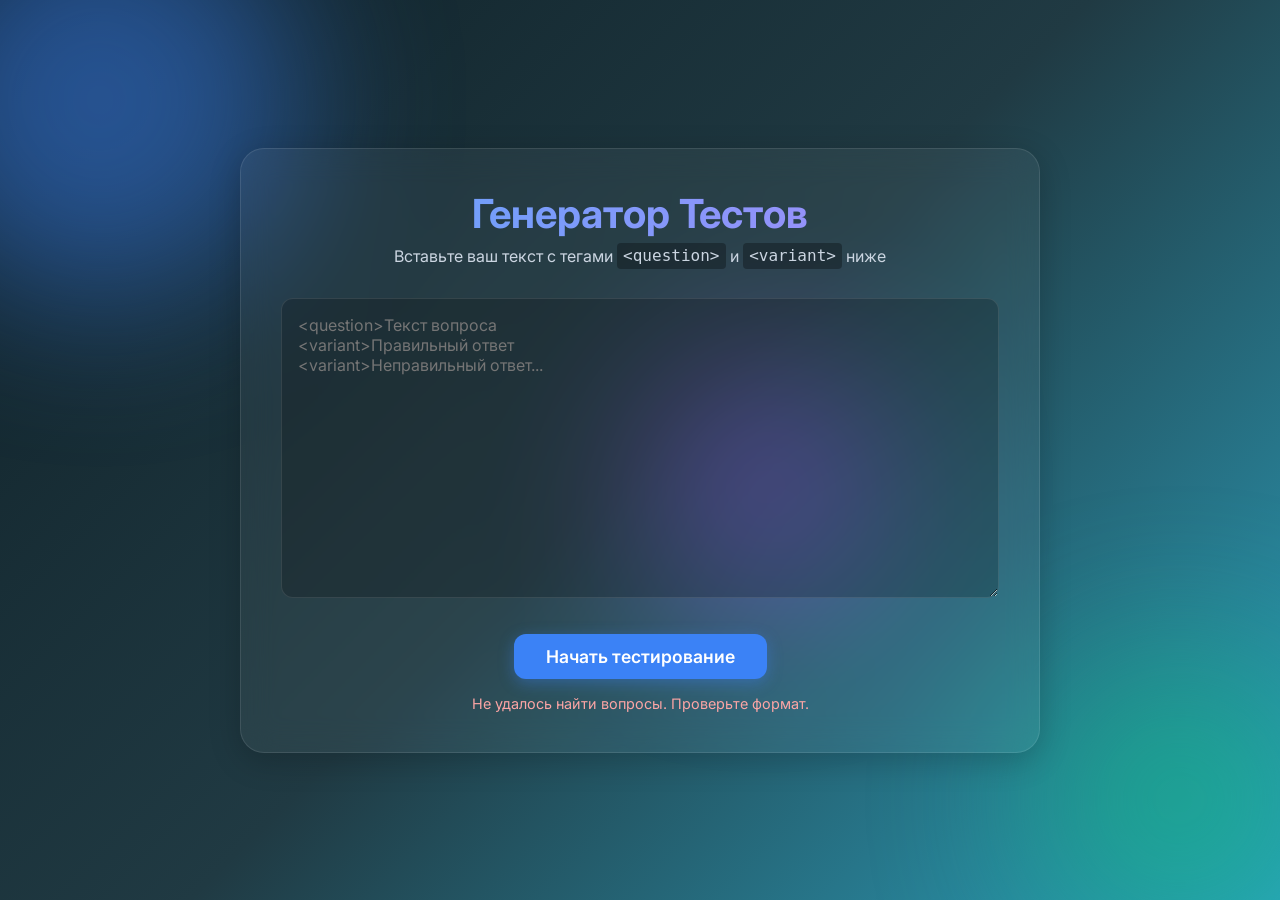
<file: csl/index.html>
<!DOCTYPE html>
<html lang="ru">
<head>
    <meta charset="UTF-8">
    <meta name="viewport" content="width=device-width, initial-scale=1.0">
    <title>Интерактивный Тест</title>
    <link rel="preconnect" href="https://fonts.googleapis.com">
    <link rel="preconnect" href="https://fonts.gstatic.com" crossorigin>
    <link href="https://fonts.googleapis.com/css2?family=Inter:wght@300;400;500;600;700&display=swap" rel="stylesheet">
    <link rel="stylesheet" href="style.css">
</head>
<body>
    <div class="background-shapes">
        <div class="shape shape-1"></div>
        <div class="shape shape-2"></div>
        <div class="shape shape-3"></div>
    </div>

    <div class="container">
        <!-- Экран загрузки вопросов -->
        <section id="setup-screen" class="glass-panel active">
            <div class="header">
                <h1>Генератор Тестов</h1>
                <p>Вставьте ваш текст с тегами <code>&lt;question&gt;</code> и <code>&lt;variant&gt;</code> ниже</p>
            </div>
            <div class="input-group">
                <textarea id="raw-test-input" placeholder="<question>Текст вопроса&#10;<variant>Правильный ответ&#10;<variant>Неправильный ответ..."></textarea>
            </div>
            <div class="actions">
                <button id="start-btn" class="btn primary-btn">Начать тестирование</button>
            </div>
            <div id="parse-error" class="error-msg hidden">Не удалось найти вопросы. Проверьте формат.</div>
        </section>

        <!-- Экран прохождения теста -->
        <section id="test-screen" class="glass-panel hidden">
            <div class="test-header">
                <div class="progress-container">
                    <span id="question-counter">Вопрос 1 / 10</span>
                    <div class="progress-bar">
                        <div id="progress-fill" class="progress-fill"></div>
                    </div>
                </div>
            </div>
            <div class="question-container">
                <h2 id="question-text">Текст вопроса будет здесь</h2>
                <div id="options-container" class="options-container">
                    <!-- Варианты ответов будут генерироваться здесь -->
                </div>
            </div>
            <div class="test-actions">
                <button id="next-btn" class="btn primary-btn" disabled>Следующий вопрос</button>
            </div>
        </section>

        <!-- Экран результатов -->
        <section id="results-screen" class="glass-panel hidden">
            <div class="header">
                <h1>Результаты</h1>
                <div class="score-circle">
                    <span id="final-score">0 / 0</span>
                </div>
                <p id="score-message">Отличный результат!</p>
            </div>
            
            <div class="review-section">
                <h3>Анализ ошибок:</h3>
                <div id="mistakes-container" class="mistakes-container">
                    <!-- Ошибки будут выводиться здесь -->
                </div>
            </div>

            <div class="actions">
                <button id="restart-btn" class="btn primary-btn">Пройти заново</button>
                <button id="new-test-btn" class="btn secondary-btn">Загрузить новый тест</button>
            </div>
        </section>
    </div>

    <script src="app.js"></script>
</body>
</html>
</file>
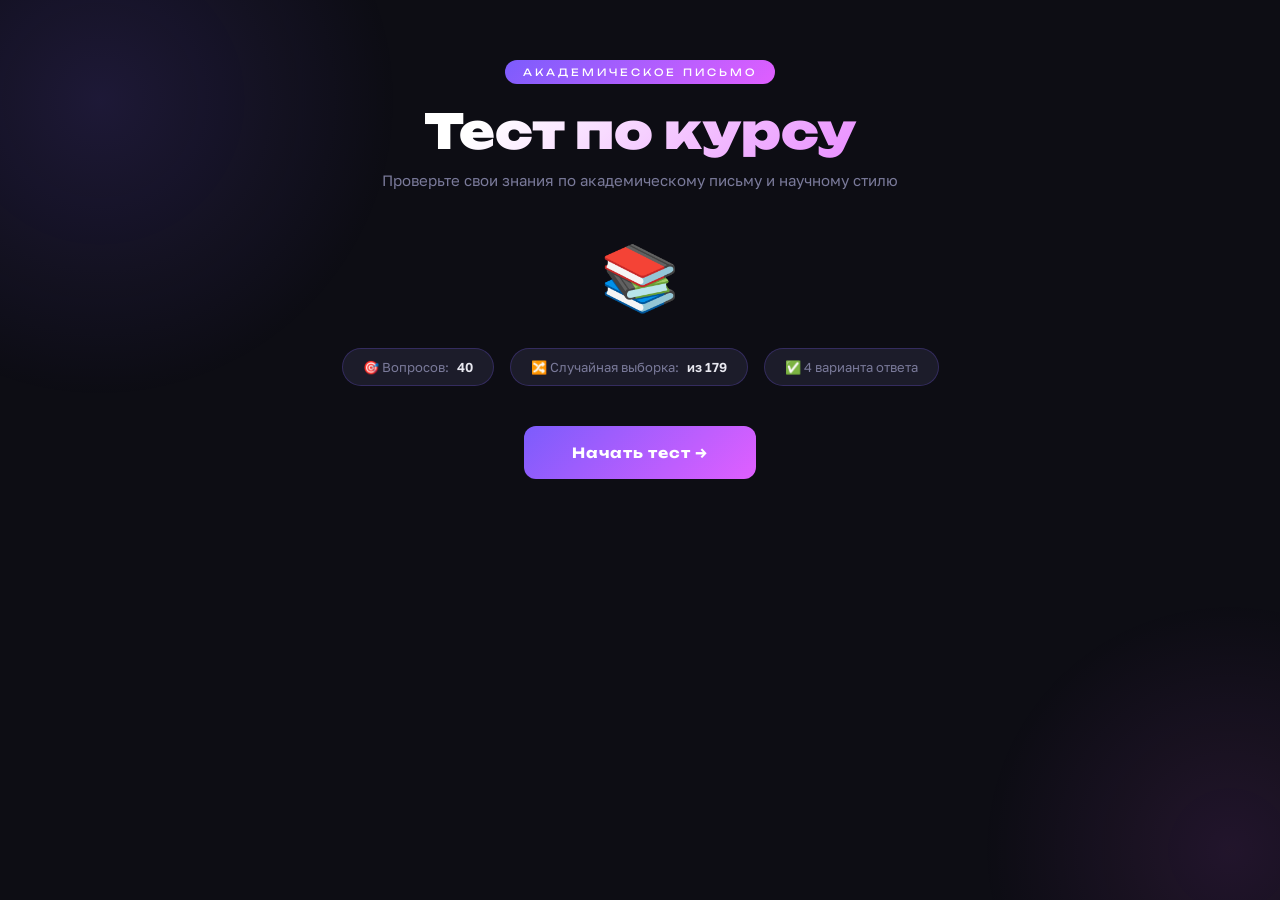
<file: quiz.html>
<!DOCTYPE html>
<html lang="ru">
<head>
<meta charset="UTF-8">
<meta name="viewport" content="width=device-width, initial-scale=1.0">
<title>Академическое письмо — Тест</title>
<style>
  @import url('https://fonts.googleapis.com/css2?family=Unbounded:wght@400;700;900&family=Golos+Text:wght@400;500;600&display=swap');

  :root {
    --bg: #0d0d14;
    --surface: #15151f;
    --card: #1c1c2a;
    --accent: #7c5cfc;
    --accent2: #e05fff;
    --gold: #f5c842;
    --text: #e8e8f0;
    --muted: #7a7a9a;
    --success: #3dd68c;
    --error: #ff5c5c;
    --border: rgba(124,92,252,0.25);
  }

  * { box-sizing: border-box; margin: 0; padding: 0; }

  body {
    background: var(--bg);
    color: var(--text);
    font-family: 'Golos Text', sans-serif;
    min-height: 100vh;
    overflow-x: hidden;
  }

  /* Background decoration */
  body::before {
    content: '';
    position: fixed;
    top: -200px; left: -200px;
    width: 600px; height: 600px;
    background: radial-gradient(circle, rgba(124,92,252,0.15) 0%, transparent 70%);
    pointer-events: none;
    z-index: 0;
  }
  body::after {
    content: '';
    position: fixed;
    bottom: -200px; right: -200px;
    width: 500px; height: 500px;
    background: radial-gradient(circle, rgba(224,95,255,0.1) 0%, transparent 70%);
    pointer-events: none;
    z-index: 0;
  }

  .wrapper {
    position: relative;
    z-index: 1;
    max-width: 820px;
    margin: 0 auto;
    padding: 40px 20px 80px;
  }

  /* Header */
  .header {
    text-align: center;
    margin-bottom: 48px;
  }
  .header-badge {
    display: inline-block;
    background: linear-gradient(135deg, var(--accent), var(--accent2));
    color: #fff;
    font-family: 'Unbounded', sans-serif;
    font-size: 10px;
    letter-spacing: 3px;
    text-transform: uppercase;
    padding: 6px 18px;
    border-radius: 20px;
    margin-bottom: 20px;
  }
  h1 {
    font-family: 'Unbounded', sans-serif;
    font-size: clamp(28px, 5vw, 48px);
    font-weight: 900;
    line-height: 1.15;
    background: linear-gradient(135deg, #fff 30%, var(--accent2));
    -webkit-background-clip: text;
    -webkit-text-fill-color: transparent;
    background-clip: text;
    margin-bottom: 12px;
  }
  .subtitle {
    color: var(--muted);
    font-size: 15px;
  }

  /* Progress */
  .progress-bar-wrap {
    background: var(--card);
    border-radius: 999px;
    height: 6px;
    margin-bottom: 36px;
    overflow: hidden;
    border: 1px solid var(--border);
  }
  .progress-bar-fill {
    height: 100%;
    background: linear-gradient(90deg, var(--accent), var(--accent2));
    border-radius: 999px;
    transition: width 0.5s cubic-bezier(.4,0,.2,1);
  }
  .progress-label {
    display: flex;
    justify-content: space-between;
    font-size: 12px;
    color: var(--muted);
    margin-bottom: 10px;
  }

  /* Question Card */
  .question-card {
    background: var(--card);
    border: 1px solid var(--border);
    border-radius: 20px;
    padding: 36px;
    margin-bottom: 24px;
    position: relative;
    overflow: hidden;
    animation: slideIn 0.4s ease;
  }
  .question-card::before {
    content: '';
    position: absolute;
    top: 0; left: 0; right: 0;
    height: 3px;
    background: linear-gradient(90deg, var(--accent), var(--accent2));
  }
  @keyframes slideIn {
    from { opacity: 0; transform: translateY(20px); }
    to   { opacity: 1; transform: translateY(0); }
  }

  .q-number {
    font-family: 'Unbounded', sans-serif;
    font-size: 11px;
    color: var(--accent);
    letter-spacing: 2px;
    text-transform: uppercase;
    margin-bottom: 14px;
  }
  .q-text {
    font-size: 17px;
    font-weight: 600;
    line-height: 1.6;
    color: var(--text);
    margin-bottom: 28px;
  }

  /* Options */
  .options {
    display: flex;
    flex-direction: column;
    gap: 12px;
  }
  .option {
    background: var(--surface);
    border: 1.5px solid rgba(255,255,255,0.07);
    border-radius: 14px;
    padding: 16px 20px;
    cursor: pointer;
    font-size: 15px;
    color: var(--text);
    transition: all 0.2s ease;
    display: flex;
    align-items: center;
    gap: 14px;
    position: relative;
    overflow: hidden;
  }
  .option:hover:not(.disabled) {
    border-color: var(--accent);
    background: rgba(124,92,252,0.1);
    transform: translateX(4px);
  }
  .option-letter {
    width: 32px; height: 32px;
    border-radius: 50%;
    background: rgba(255,255,255,0.06);
    border: 1.5px solid rgba(255,255,255,0.12);
    display: flex; align-items: center; justify-content: center;
    font-family: 'Unbounded', sans-serif;
    font-size: 11px;
    font-weight: 700;
    flex-shrink: 0;
    transition: all 0.2s;
  }
  .option.correct {
    border-color: var(--success);
    background: rgba(61,214,140,0.12);
  }
  .option.correct .option-letter {
    background: var(--success);
    border-color: var(--success);
    color: #000;
  }
  .option.wrong {
    border-color: var(--error);
    background: rgba(255,92,92,0.12);
  }
  .option.wrong .option-letter {
    background: var(--error);
    border-color: var(--error);
    color: #fff;
  }
  .option.disabled { cursor: not-allowed; }

  /* Feedback */
  .feedback {
    display: none;
    margin-top: 20px;
    padding: 14px 18px;
    border-radius: 12px;
    font-size: 14px;
    line-height: 1.5;
  }
  .feedback.show { display: block; animation: fadeIn 0.3s ease; }
  .feedback.correct-fb { background: rgba(61,214,140,0.12); border: 1px solid rgba(61,214,140,0.3); color: var(--success); }
  .feedback.wrong-fb   { background: rgba(255,92,92,0.12);  border: 1px solid rgba(255,92,92,0.3);  color: var(--error); }
  @keyframes fadeIn { from { opacity: 0; } to { opacity: 1; } }

  /* Nav buttons */
  .nav-row {
    display: flex;
    justify-content: space-between;
    align-items: center;
    gap: 16px;
    margin-top: 8px;
  }
  .btn {
    font-family: 'Unbounded', sans-serif;
    font-size: 12px;
    font-weight: 700;
    letter-spacing: 1px;
    padding: 14px 28px;
    border-radius: 12px;
    border: none;
    cursor: pointer;
    transition: all 0.2s ease;
  }
  .btn-primary {
    background: linear-gradient(135deg, var(--accent), var(--accent2));
    color: #fff;
  }
  .btn-primary:hover { opacity: 0.85; transform: translateY(-1px); }
  .btn-ghost {
    background: var(--card);
    color: var(--muted);
    border: 1.5px solid var(--border);
  }
  .btn-ghost:hover { border-color: var(--accent); color: var(--text); }
  .btn:disabled { opacity: 0.35; cursor: not-allowed; transform: none; }

  /* Score indicator */
  .score-chip {
    background: var(--surface);
    border: 1px solid var(--border);
    border-radius: 999px;
    padding: 8px 20px;
    font-family: 'Unbounded', sans-serif;
    font-size: 12px;
    color: var(--gold);
  }

  /* Result Screen */
  #result-screen {
    display: none;
    text-align: center;
    animation: slideIn 0.5s ease;
  }
  .result-ring {
    width: 160px; height: 160px;
    margin: 0 auto 32px;
    position: relative;
  }
  .result-ring svg { transform: rotate(-90deg); }
  .ring-bg { stroke: rgba(255,255,255,0.06); }
  .ring-fg {
    stroke-dasharray: 440;
    stroke-dashoffset: 440;
    stroke-linecap: round;
    transition: stroke-dashoffset 1.2s cubic-bezier(.4,0,.2,1);
  }
  .ring-label {
    position: absolute;
    top: 50%; left: 50%;
    transform: translate(-50%,-50%);
    text-align: center;
  }
  .ring-score {
    font-family: 'Unbounded', sans-serif;
    font-size: 36px;
    font-weight: 900;
    background: linear-gradient(135deg, var(--accent), var(--accent2));
    -webkit-background-clip: text;
    -webkit-text-fill-color: transparent;
    background-clip: text;
  }
  .ring-total { font-size: 13px; color: var(--muted); }
  .result-title {
    font-family: 'Unbounded', sans-serif;
    font-size: 24px;
    font-weight: 900;
    margin-bottom: 12px;
  }
  .result-msg { color: var(--muted); font-size: 15px; margin-bottom: 36px; line-height: 1.6; }
  .result-stats {
    display: flex;
    justify-content: center;
    gap: 20px;
    margin-bottom: 40px;
    flex-wrap: wrap;
  }
  .stat-box {
    background: var(--card);
    border: 1px solid var(--border);
    border-radius: 14px;
    padding: 20px 28px;
    min-width: 120px;
  }
  .stat-val {
    font-family: 'Unbounded', sans-serif;
    font-size: 28px;
    font-weight: 900;
    margin-bottom: 4px;
  }
  .stat-val.green { color: var(--success); }
  .stat-val.red   { color: var(--error); }
  .stat-label { font-size: 12px; color: var(--muted); }

  /* Start Screen */
  #start-screen { text-align: center; padding: 20px 0; }
  .start-icon {
    font-size: 64px;
    margin-bottom: 24px;
    display: block;
  }
  .info-grid {
    display: flex;
    justify-content: center;
    gap: 16px;
    flex-wrap: wrap;
    margin: 32px 0 40px;
  }
  .info-pill {
    background: var(--card);
    border: 1px solid var(--border);
    border-radius: 999px;
    padding: 10px 20px;
    font-size: 13px;
    color: var(--muted);
    display: flex; align-items: center; gap: 8px;
  }
  .info-pill span { color: var(--text); font-weight: 600; }
</style>
</head>
<body>
<div class="wrapper">

  <!-- Start Screen -->
  <div id="start-screen">
    <div class="header">
      <div class="header-badge">Академическое письмо</div>
      <h1>Тест по курсу</h1>
      <p class="subtitle">Проверьте свои знания по академическому письму и научному стилю</p>
    </div>
    <span class="start-icon">📚</span>
    <div class="info-grid">
      <div class="info-pill">🎯 Вопросов: <span>40</span></div>
      <div class="info-pill">🔀 Случайная выборка: <span>из 179</span></div>
      <div class="info-pill">✅ 4 варианта ответа</div>
    </div>
    <button class="btn btn-primary" onclick="startQuiz()" style="font-size:14px; padding:18px 48px;">
      Начать тест →
    </button>
  </div>

  <!-- Quiz Screen -->
  <div id="quiz-screen" style="display:none;">
    <div class="header">
      <div class="header-badge">Академическое письмо</div>
      <h1>Тест</h1>
    </div>
    <div class="progress-label">
      <span id="q-counter">Вопрос 1 из 40</span>
      <span id="score-display">Очки: 0</span>
    </div>
    <div class="progress-bar-wrap">
      <div class="progress-bar-fill" id="progress-fill" style="width:0%"></div>
    </div>

    <div class="question-card" id="question-card">
      <div class="q-number" id="q-num">ВОПРОС 1</div>
      <div class="q-text" id="q-text"></div>
      <div class="options" id="options-list"></div>
      <div class="feedback" id="feedback"></div>
    </div>

    <div class="nav-row">
      <button class="btn btn-ghost" id="btn-prev" onclick="prevQuestion()" disabled>← Назад</button>
      <div class="score-chip" id="score-chip">⭐ 0 / 40</div>
      <button class="btn btn-primary" id="btn-next" onclick="nextQuestion()" disabled>Далее →</button>
    </div>
  </div>

  <!-- Result Screen -->
  <div id="result-screen">
    <div class="header">
      <div class="header-badge">Результат</div>
      <h1>Тест завершён!</h1>
    </div>
    <div class="result-ring">
      <svg width="160" height="160" viewBox="0 0 160 160">
        <circle class="ring-bg" cx="80" cy="80" r="70" fill="none" stroke-width="12"/>
        <circle class="ring-fg" id="ring-fg" cx="80" cy="80" r="70" fill="none" stroke-width="12"
          stroke="url(#rg)"/>
        <defs>
          <linearGradient id="rg" x1="0%" y1="0%" x2="100%" y2="0%">
            <stop offset="0%" stop-color="#7c5cfc"/>
            <stop offset="100%" stop-color="#e05fff"/>
          </linearGradient>
        </defs>
      </svg>
      <div class="ring-label">
        <div class="ring-score" id="ring-score">0</div>
        <div class="ring-total">из 40</div>
      </div>
    </div>
    <div class="result-title" id="result-title">Отличная работа!</div>
    <div class="result-msg" id="result-msg"></div>
    <div class="result-stats">
      <div class="stat-box">
        <div class="stat-val green" id="stat-correct">0</div>
        <div class="stat-label">Верных</div>
      </div>
      <div class="stat-box">
        <div class="stat-val red" id="stat-wrong">0</div>
        <div class="stat-label">Неверных</div>
      </div>
      <div class="stat-box">
        <div class="stat-val" style="color:var(--gold)" id="stat-pct">0%</div>
        <div class="stat-label">Результат</div>
      </div>
    </div>
    <button class="btn btn-primary" onclick="restartQuiz()" style="font-size:14px; padding:18px 48px;">
      Пройти снова →
    </button>
  </div>

</div>

<script>
// ===================== QUESTION BANK =====================
const ALL_QUESTIONS = [
  {q:"Какой основной элемент делает текст эссе понятным и логичным?", correct:"Логическая структура и связность изложения", wrong:["Большое количество примеров","Сложная терминология","Длинные абзацы"]},
  {q:"Что означает «внутреннее смысловое единство» эссе?", correct:"Все части текста подчинены единой главной мысли", wrong:["Использование одного стиля шрифта","Одинаковый объём каждого раздела","Отсутствие цитат"]},
  {q:"Какой стиль изложения рекомендуется для письменной научной работы?", correct:"Научный стиль — точный, объективный, безличный", wrong:["Разговорный, живой стиль","Художественный стиль с метафорами","Публицистический с яркими оценками"]},
  {q:"Что из ниже перечисленного является допустимым сокращением в тексте?", correct:"Общепринятые аббревиатуры (ООН, РФ, США)", wrong:["Любые авторские сокращения без расшифровки","Сокращения из мессенджеров","Сокращения иностранных слов без пояснений"]},
  {q:"Что такое гипотеза?", correct:"Научное предположение, требующее проверки и доказательства", wrong:["Окончательный вывод исследования","Список использованных источников","Краткое изложение темы работы"]},
  {q:"Какая гипотеза объясняет отдельный аспект явления?", correct:"Частная гипотеза", wrong:["Общая гипотеза","Рабочая гипотеза","Нулевая гипотеза"]},
  {q:"Какой этап идёт первым в разработке гипотезы?", correct:"Постановка проблемы и анализ имеющихся данных", wrong:["Проверка гипотезы экспериментом","Публикация результатов","Формулировка выводов"]},
  {q:"Что включает в себя проверка гипотезы?", correct:"Сбор данных, анализ и сопоставление с гипотезой", wrong:["Только чтение литературы","Написание введения","Составление плана работы"]},
  {q:"Что означает «плавные переходы» в эссе?", correct:"Логические связки между абзацами и идеями", wrong:["Краткие абзацы без связей","Частая смена темы","Использование маркированных списков"]},
  {q:"Что должно быть в введении студенческой работы?", correct:"Актуальность, цель, задачи, объект и предмет исследования", wrong:["Только список литературы","Выводы и рекомендации","Приложения и таблицы"]},
  {q:"Что запрещается в научном тексте?", correct:"Использование разговорных выражений и сленга", wrong:["Использование терминов","Ссылки на источники","Формулировка гипотезы"]},
  {q:"Что является обязательным элементом научной статьи?", correct:"Аннотация, ключевые слова, список литературы", wrong:["Только ключевые слова","Биография автора","Только заголовок"]},
  {q:"Какая структура научной статьи является международным стандартом?", correct:"IMRAD (Введение, Методы, Результаты, Обсуждение)", wrong:["Введение, Основная часть, Заключение","ТОР (Тема, Обзор, Результаты)","Только введение и выводы"]},
  {q:"Какой раздел статьи отвечает на вопрос: «что означают полученные результаты?»", correct:"Обсуждение (Discussion)", wrong:["Введение","Методы","Аннотация"]},
  {q:"Зачем учёные пишут статьи?", correct:"Чтобы сообщить научному сообществу о результатах исследования", wrong:["Чтобы улучшить рейтинг университета","Чтобы получить финансирование","Чтобы соответствовать учебному плану"]},
  {q:"Что отличает хороший заголовок научной статьи?", correct:"Точность, информативность, краткость и отражение темы", wrong:["Длина более 20 слов","Использование вопросительного предложения","Наличие аббревиатур без расшифровки"]},
  {q:"Какой термин обозначает краткое описание содержания документа?", correct:"Аннотация", wrong:["Глоссарий","Рубрика","Эпиграф"]},
  {q:"Какая часть статьи содержит гипотезу и цели исследования?", correct:"Введение", wrong:["Заключение","Методы","Обсуждение"]},
  {q:"Какая часть содержит аналитический и статистический материал?", correct:"Результаты (Results)", wrong:["Введение","Аннотация","Ключевые слова"]},
  {q:"Какая функция у заключения статьи?", correct:"Подведение итогов и формулировка выводов исследования", wrong:["Введение новых данных","Описание методики","Перечисление источников"]},
  {q:"Что такое ключевые слова в статье?", correct:"Слова и словосочетания, отражающие основное содержание работы", wrong:["Заглавные буквы разделов","Имена авторов","Названия таблиц"]},
  {q:"Что относится к признакам научной новизны?", correct:"Впервые полученные результаты, новые методы или концепции", wrong:["Повторение известных фактов","Реферирование чужих работ","Составление списка литературы"]},
  {q:"Что включает цифровая грамотность исследователя?", correct:"Умение работать с научными базами данных и цифровыми инструментами", wrong:["Знание только социальных сетей","Умение набирать текст","Знание графических редакторов"]},
  {q:"Что входит в критическую грамотность?", correct:"Умение анализировать, оценивать достоверность и интерпретировать информацию", wrong:["Умение быстро читать","Знание правил оформления","Умение составлять библиографию"]},
  {q:"Что означает «информационный шум»?", correct:"Избыток нерелевантной информации, затрудняющей поиск нужных данных", wrong:["Шум в аудитории при защите","Ошибки в тексте","Неправильное цитирование"]},
  {q:"Что важно учитывать при работе с цифровыми данными?", correct:"Достоверность источника, актуальность и авторство данных", wrong:["Только объём данных","Только скорость загрузки","Только формат файла"]},
  {q:"Что является важнейшим элементом этической грамотности исследователя?", correct:"Соблюдение авторских прав и честность в представлении данных", wrong:["Скорость написания работы","Количество источников","Длина текста"]},
  {q:"Что означает «информированное согласие» в цифровом исследовании?", correct:"Добровольное согласие участников на использование их данных", wrong:["Согласие научного руководителя","Согласие издания на публикацию","Согласие кафедры на тему"]},
  {q:"Что обеспечивает безопасность данных в цифровом исследовании?", correct:"Шифрование, анонимизация и ограниченный доступ к данным", wrong:["Использование облачных хранилищ без пароля","Публичное размещение всех данных","Хранение только в бумажном виде"]},
  {q:"Какое требование относится к научной этике?", correct:"Не присваивать чужие идеи и корректно оформлять ссылки", wrong:["Использовать как можно больше источников","Писать работу быстро","Избегать иностранных источников"]},
  {q:"Что обозначает термин «информационная грамотность»?", correct:"Умение находить, оценивать и эффективно использовать информацию", wrong:["Скорость набора текста","Знание шрифтов и оформления","Умение пользоваться социальными сетями"]},
  {q:"Что такое критическая оценка источника?", correct:"Анализ достоверности, авторства, актуальности и цели публикации", wrong:["Подсчёт количества страниц","Оценка дизайна сайта","Проверка популярности источника"]},
  {q:"Что такое научный стиль изложения?", correct:"Точный, логичный, объективный стиль с использованием терминологии", wrong:["Художественный стиль с образами","Разговорный стиль","Официально-деловой стиль"]},
  {q:"Что такое академическая честность?", correct:"Самостоятельное выполнение работы, честное представление источников", wrong:["Написание работы за одну ночь","Использование только отечественных источников","Избегание цитирования"]},
  {q:"В чём суть парафраза?", correct:"Изложение чужой мысли своими словами с сохранением смысла", wrong:["Дословное воспроизведение текста","Сокращение цитаты вдвое","Перевод текста на другой язык"]},
  {q:"Какой формат цитирования используется в APA?", correct:"Автор (Год). Название. Издание.", wrong:["[1] Автор, Название, Год","Автор — Название — Издание","Название / Автор // Журнал"]},
  {q:"Что включает качественный аннотированный источник?", correct:"Краткое описание содержания и оценку значимости источника", wrong:["Только заголовок и год","Полный текст источника","Список других источников"]},
  {q:"Что НЕ является источником научной информации?", correct:"Анонимная страница в социальной сети без ссылок", wrong:["Рецензируемый журнал","Монография","Материалы конференции"]},
  {q:"Что отличает рецензируемую публикацию?", correct:"Проверку независимыми экспертами до публикации", wrong:["Большой объём текста","Наличие иллюстраций","Публикацию в интернете"]},
  {q:"Что такое тезис в академическом письме?", correct:"Главное утверждение, которое автор доказывает в работе", wrong:["Краткий пересказ источника","Вопрос к аудитории","Список задач исследования"]},
  {q:"Что включает в себя академический абзац?", correct:"Тематическое предложение, аргументы, примеры и вывод", wrong:["Только примеры","Только вывод","Перечень источников"]},
  {q:"Что делает текст читабельным?", correct:"Логичная структура, чёткие переходы и ясные формулировки", wrong:["Большое количество сносок","Сложные синтаксические конструкции","Частое использование курсива"]},
  {q:"Деление текста на составные части с использованием заголовков называется…", correct:"Рубрикация", wrong:["Библиографирование","Цитирование","Аннотирование"]},
  {q:"Как оформляют цифровой материал?", correct:"В виде таблиц, графиков и диаграмм с подписями", wrong:["Только в виде сплошного текста","Без каких-либо подписей","Только в приложениях"]},
  {q:"Что указывают при оформлении титульного слайда презентации?", correct:"Название темы, автор, организация, дата", wrong:["Только название темы","Только фамилию автора","Содержание всей презентации"]},
  {q:"Примечания – это", correct:"Дополнительные пояснения, вынесенные за основной текст", wrong:["Основные выводы работы","Список использованных сокращений","Введение к работе"]},
  {q:"К видам академического письма не относится:", correct:"Личный дневник без научных ссылок", wrong:["Эссе","Реферат","Курсовая работа"]},
  {q:"Перечень книг, журналов, статей с указанием основных данных – это", correct:"Библиография", wrong:["Аннотация","Глоссарий","Введение"]},
  {q:"Монография – это", correct:"Научное издание, всесторонне исследующее одну проблему", wrong:["Краткое учебное пособие","Сборник статей разных авторов","Периодическое издание"]},
  {q:"Научная статья – это", correct:"Краткое изложение результатов исследования по конкретному вопросу", wrong:["Учебник по дисциплине","Справочник терминов","Личное эссе автора"]},
  {q:"Что такое план-проспект?", correct:"Развёрнутый план предстоящего научного труда", wrong:["Краткое резюме работы","Список использованной литературы","Содержание уже изданной книги"]},
  {q:"Что такое рубрикация труда?", correct:"Деление на части, главы, параграфы с заголовками", wrong:["Оформление библиографии","Написание аннотации","Составление глоссария"]},
  {q:"Какую функцию выполняет аннотация?", correct:"Информирует о содержании и назначении документа", wrong:["Содержит полный текст исследования","Заменяет введение работы","Является самостоятельным научным текстом"]},
  {q:"Что выполняет функцию расширенного названия статьи и повествует о содержании работы?", correct:"Аннотация", wrong:["Ключевые слова","Заголовок","Список литературы"]},
  {q:"Актуальность темы – это", correct:"Важность и своевременность выбранной проблемы для науки и практики", wrong:["Наличие большого числа источников по теме","Соответствие теме учебного плана","Интерес автора к данному вопросу"]},
  {q:"Академическое письмо – это", correct:"Формальный стиль письма, применяемый в научных и учебных работах", wrong:["Письмо, написанное в академии","Любой письменный текст студента","Написание деловых писем"]},
  {q:"Главная цель научной публикации", correct:"Распространение новых научных знаний в профессиональном сообществе", wrong:["Получение академических баллов","Улучшение рейтинга журнала","Пополнение портфолио автора"]},
  {q:"В переводе с французского языка — очерк, попытка, проба. Что это?", correct:"Эссе", wrong:["Реферат","Монография","Тезисы"]},
  {q:"Реферат от латинского — это", correct:"«Докладывать», краткое изложение содержания источника", wrong:["«Писать», создавать текст","«Цитировать», дословно воспроизводить","«Анализировать», изучать"]},
  {q:"Студенческие доклады, как правило, состоят из:", correct:"Введения, основной части и заключения", wrong:["Только основной части","Аннотации, текста и приложений","Введения и выводов без основной части"]},
  {q:"Как наиболее корректно интерпретировать роль ИИ в академическом письме?", correct:"Вспомогательный инструмент, не заменяющий мышление исследователя", wrong:["Полноценный соавтор","Источник научных данных","Замена библиотечного поиска"]},
  {q:"Студент использовал ИИ для написания основной части без редактирования. Это:", correct:"Нарушение академической честности", wrong:["Допустимый способ работы","Признак высокого уровня цифровой грамотности","Стандартная практика"]},
  {q:"Какой риск наиболее характерен при использовании ИИ в научном поиске?", correct:"Генерация несуществующих или недостоверных источников", wrong:["Слишком медленный поиск","Ограниченный доступ к базам данных","Нарушение форматирования текста"]},
  {q:"Что отличает анализ данных от описания?", correct:"Объяснение причин, закономерностей и значения результатов", wrong:["Перечисление всех числовых данных","Копирование таблиц из источников","Указание дат проведения исследования"]},
  {q:"Что считается плагиатом в условиях ИИ?", correct:"Представление текста, созданного ИИ, как собственного без указания", wrong:["Использование ИИ для проверки грамматики","Использование ИИ для поиска тем","Изучение примеров через ИИ"]},
  {q:"Основная функция введения курсовой работы:", correct:"Обоснование актуальности, цели, задач и методов исследования", wrong:["Изложение всех результатов","Описание структуры каждой главы","Список всех источников"]},
  {q:"Что делает гипотезу научной?", correct:"Проверяемость, конкретность и связь с теорией", wrong:["Количество слов в формулировке","Одобрение научного руководителя","Соответствие учебному плану"]},
  {q:"Что такое предмет исследования?", correct:"Конкретный аспект объекта, который изучается в работе", wrong:["Название научной дисциплины","Список изученных источников","Итоги предыдущих исследований"]},
  {q:"Что делает вывод научным?", correct:"Обоснованность доказательствами и логичность умозаключения", wrong:["Большой объём текста","Наличие цитат","Упоминание всех авторов"]},
  {q:"Что такое методология?", correct:"Система принципов, методов и подходов, применяемых в исследовании", wrong:["Перечень источников","Краткое содержание работы","Описание результатов"]},
  {q:"Что является критерием достоверности?", correct:"Воспроизводимость результатов и проверка данных", wrong:["Популярность автора","Объём исследования","Количество страниц работы"]},
  {q:"Что является ошибкой при работе с источниками?", correct:"Использование источников без проверки достоверности", wrong:["Цитирование с указанием автора","Составление списка литературы","Работа с рецензируемыми журналами"]},
  {q:"Что означает интерпретация?", correct:"Объяснение смысла данных в контексте исследовательского вопроса", wrong:["Простое перечисление фактов","Подбор иллюстраций к тексту","Оформление ссылок"]},
  {q:"Что означает объективность?", correct:"Опора на факты и доказательства, исключение субъективных суждений", wrong:["Написание длинных текстов","Использование только отечественных источников","Согласие с позицией научного руководителя"]},
  {q:"Что означает критическое мышление?", correct:"Способность анализировать, оценивать и ставить под сомнение информацию", wrong:["Критика чужих работ","Скорость обработки информации","Умение находить ошибки в орфографии"]},
  {q:"Что делает текст научным?", correct:"Точность терминологии, логичность и опора на доказательства", wrong:["Большое количество страниц","Красивое оформление","Наличие рисунков"]},
  {q:"Что означает системность?", correct:"Рассмотрение явлений в их взаимосвязи и целостности", wrong:["Использование нумерованных списков","Последовательное расположение глав","Алфавитный порядок в библиографии"]},
  {q:"Что важно при выборе темы?", correct:"Актуальность, новизна, доступность материала и личный интерес", wrong:["Краткость названия темы","Только наличие источников","Согласование только с деканатом"]},
  {q:"Что является признаком слабого вывода?", correct:"Повторение введения без обобщения результатов", wrong:["Ответ на поставленные задачи","Краткость формулировки","Связь с гипотезой"]},
  {q:"Студент приводит примеры, но не объясняет их связь с тезисом. В чём проблема?", correct:"Аргументация неполная — примеры не доказывают тезис", wrong:["Текст слишком короткий","Примеров слишком много","Нарушено форматирование"]},
  {q:"Студент использует ИИ для поиска литературы, но не проверяет источники. В чём риск?", correct:"Возможна опора на несуществующие или недостоверные работы", wrong:["Текст будет слишком длинным","Нарушится структура работы","Снизится скорость написания"]},
];

// ===================== QUIZ LOGIC =====================
let questions = [];
let current = 0;
let score = 0;
let answers = []; // null | true | false per question

function shuffle(arr) {
  const a = [...arr];
  for (let i = a.length - 1; i > 0; i--) {
    const j = Math.floor(Math.random() * (i + 1));
    [a[i], a[j]] = [a[j], a[i]];
  }
  return a;
}

function startQuiz() {
  questions = shuffle(ALL_QUESTIONS).slice(0, 40).map(q => {
    const opts = shuffle([q.correct, ...q.wrong]);
    return { text: q.q, options: opts, correct: q.correct };
  });
  answers = new Array(40).fill(null);
  score = 0;
  current = 0;

  document.getElementById('start-screen').style.display = 'none';
  document.getElementById('result-screen').style.display = 'none';
  document.getElementById('quiz-screen').style.display = 'block';
  renderQuestion();
}

function renderQuestion() {
  const q = questions[current];
  document.getElementById('q-num').textContent = `ВОПРОС ${current + 1}`;
  document.getElementById('q-text').textContent = q.text;
  document.getElementById('q-counter').textContent = `Вопрос ${current + 1} из 40`;
  document.getElementById('score-display').textContent = `Очки: ${score}`;
  document.getElementById('score-chip').textContent = `⭐ ${score} / 40`;

  const pct = (current / 40) * 100;
  document.getElementById('progress-fill').style.width = pct + '%';

  const optList = document.getElementById('options-list');
  optList.innerHTML = '';
  const letters = ['A','B','C','D'];

  q.options.forEach((opt, i) => {
    const div = document.createElement('div');
    div.className = 'option' + (answers[current] !== null ? ' disabled' : '');
    div.innerHTML = `<div class="option-letter">${letters[i]}</div><span>${opt}</span>`;

    if (answers[current] !== null) {
      if (opt === q.correct) div.classList.add('correct');
      else if (answers[current] === false && /* which was selected? */ false) div.classList.add('wrong');
    }

    div.onclick = () => {
      if (answers[current] !== null) return;
      selectAnswer(opt, div, q.correct);
    };
    optList.appendChild(div);
  });

  // Restore state if revisiting
  if (answers[current] !== null) {
    showFeedback(answers[current]);
    document.querySelectorAll('.option').forEach(el => {
      const txt = el.querySelector('span').textContent;
      if (txt === q.correct) el.classList.add('correct');
    });
  } else {
    hideFeedback();
  }

  document.getElementById('btn-prev').disabled = current === 0;
  document.getElementById('btn-next').disabled = answers[current] === null;

  // Animate card
  const card = document.getElementById('question-card');
  card.style.animation = 'none';
  void card.offsetWidth;
  card.style.animation = 'slideIn 0.4s ease';
}

let selectedOptEl = null;

function selectAnswer(opt, el, correct) {
  const isCorrect = opt === correct;
  answers[current] = isCorrect;
  if (isCorrect) score++;

  // Mark options
  document.querySelectorAll('.option').forEach(o => {
    o.classList.add('disabled');
    const txt = o.querySelector('span').textContent;
    if (txt === correct) o.classList.add('correct');
    else if (o === el && !isCorrect) o.classList.add('wrong');
  });

  showFeedback(isCorrect);
  document.getElementById('score-display').textContent = `Очки: ${score}`;
  document.getElementById('score-chip').textContent = `⭐ ${score} / 40`;
  document.getElementById('btn-next').disabled = false;
}

function showFeedback(isCorrect) {
  const fb = document.getElementById('feedback');
  fb.className = 'feedback show ' + (isCorrect ? 'correct-fb' : 'wrong-fb');
  fb.textContent = isCorrect
    ? '✓ Верно! Отличная работа.'
    : '✗ Неверно. Правильный ответ выделен зелёным.';
}
function hideFeedback() {
  const fb = document.getElementById('feedback');
  fb.className = 'feedback';
  fb.textContent = '';
}

function nextQuestion() {
  if (current < 39) {
    current++;
    renderQuestion();
  } else {
    showResult();
  }
}
function prevQuestion() {
  if (current > 0) {
    current--;
    renderQuestion();
  }
}

function showResult() {
  document.getElementById('quiz-screen').style.display = 'none';
  const rs = document.getElementById('result-screen');
  rs.style.display = 'block';

  const pct = Math.round((score / 40) * 100);
  document.getElementById('ring-score').textContent = score;
  document.getElementById('stat-correct').textContent = score;
  document.getElementById('stat-wrong').textContent = 40 - score;
  document.getElementById('stat-pct').textContent = pct + '%';

  // Ring animation
  const circumference = 440;
  const offset = circumference - (score / 40) * circumference;
  setTimeout(() => {
    document.getElementById('ring-fg').style.strokeDashoffset = offset;
  }, 100);

  let title, msg;
  if (pct >= 90) { title = '🏆 Превосходно!'; msg = 'Вы отлично владеете материалом по академическому письму!'; }
  else if (pct >= 75) { title = '🎉 Отличный результат!'; msg = 'Хорошее знание предмета. Продолжайте в том же духе!'; }
  else if (pct >= 60) { title = '👍 Неплохо!'; msg = 'Базовый уровень достигнут, но есть что повторить.'; }
  else if (pct >= 40) { title = '📖 Нужно повторить'; msg = 'Рекомендуем ещё раз изучить материалы курса.'; }
  else { title = '💡 Начнём сначала?'; msg = 'Не расстраивайтесь — пройдите тест ещё раз после повторения материала.'; }

  document.getElementById('result-title').textContent = title;
  document.getElementById('result-msg').textContent = msg;
}

function restartQuiz() {
  document.getElementById('result-screen').style.display = 'none';
  startQuiz();
}
</script>
</body>
</html>
</file>
<file: csl/style.css>
:root {
    --bg-color-1: #0f2027;
    --bg-color-2: #203a43;
    --bg-color-3: #2ca1bd;
    --text-primary: #f8fafc;
    --text-secondary: #cbd5e1;
    --glass-bg: rgba(255, 255, 255, 0.05);
    --glass-border: rgba(255, 255, 255, 0.1);
    --primary-color: #3b82f6;
    --primary-hover: #2563eb;
    --success-color: #10b981;
    --success-bg: rgba(16, 185, 129, 0.2);
    --error-color: #ef4444;
    --error-bg: rgba(239, 68, 68, 0.2);
    --option-bg: rgba(255, 255, 255, 0.03);
    --option-hover: rgba(255, 255, 255, 0.1);
}

* {
    box-sizing: border-box;
    margin: 0;
    padding: 0;
    font-family: 'Inter', sans-serif;
}

body {
    min-height: 100vh;
    background: linear-gradient(135deg, var(--bg-color-1), var(--bg-color-2), var(--bg-color-3));
    background-attachment: fixed;
    color: var(--text-primary);
    display: flex;
    justify-content: center;
    align-items: center;
    padding: 2rem;
    position: relative;
    overflow-x: hidden;
}

/* Background animated shapes */
.background-shapes {
    position: fixed;
    top: 0;
    left: 0;
    width: 100%;
    height: 100%;
    z-index: -1;
    overflow: hidden;
}

.shape {
    position: absolute;
    filter: blur(80px);
    border-radius: 50%;
    animation: float 15s infinite ease-in-out alternate;
    opacity: 0.5;
}

.shape-1 {
    width: 400px;
    height: 400px;
    background: #3b82f6;
    top: -100px;
    left: -100px;
}

.shape-2 {
    width: 300px;
    height: 300px;
    background: #10b981;
    bottom: -50px;
    right: -50px;
    animation-delay: -5s;
}

.shape-3 {
    width: 250px;
    height: 250px;
    background: #8b5cf6;
    top: 40%;
    left: 50%;
    animation-delay: -10s;
}

@keyframes float {
    0% { transform: translate(0, 0) scale(1); }
    100% { transform: translate(30px, 50px) scale(1.1); }
}

.container {
    width: 100%;
    max-width: 800px;
    position: relative;
    z-index: 1;
}

.glass-panel {
    background: var(--glass-bg);
    backdrop-filter: blur(16px);
    -webkit-backdrop-filter: blur(16px);
    border: 1px solid var(--glass-border);
    border-radius: 24px;
    padding: 2.5rem;
    box-shadow: 0 8px 32px rgba(0, 0, 0, 0.2);
    transition: opacity 0.4s ease, transform 0.4s ease;
    opacity: 1;
    transform: translateY(0);
}

.glass-panel.hidden {
    display: none;
    opacity: 0;
    transform: translateY(20px);
}

.header {
    text-align: center;
    margin-bottom: 2rem;
}

.header h1 {
    font-size: 2.5rem;
    font-weight: 700;
    margin-bottom: 0.5rem;
    background: linear-gradient(to right, #60a5fa, #a78bfa);
    -webkit-background-clip: text;
    -webkit-text-fill-color: transparent;
}

.header p {
    color: var(--text-secondary);
    font-size: 1rem;
}

code {
    background: rgba(0,0,0,0.3);
    padding: 0.2rem 0.4rem;
    border-radius: 4px;
    font-family: monospace;
}

.input-group {
    margin-bottom: 2rem;
}

textarea {
    width: 100%;
    height: 300px;
    background: rgba(0, 0, 0, 0.2);
    border: 1px solid var(--glass-border);
    border-radius: 12px;
    padding: 1rem;
    color: var(--text-primary);
    font-size: 1rem;
    resize: vertical;
    outline: none;
    transition: border-color 0.3s;
}

textarea:focus {
    border-color: var(--primary-color);
}

.actions {
    display: flex;
    justify-content: center;
    gap: 1rem;
}

.btn {
    padding: 0.75rem 2rem;
    font-size: 1.1rem;
    font-weight: 600;
    border: none;
    border-radius: 12px;
    cursor: pointer;
    transition: all 0.3s ease;
    display: inline-block;
}

.primary-btn {
    background: var(--primary-color);
    color: white;
    box-shadow: 0 4px 15px rgba(59, 130, 246, 0.4);
}

.primary-btn:hover:not(:disabled) {
    background: var(--primary-hover);
    transform: translateY(-2px);
    box-shadow: 0 6px 20px rgba(59, 130, 246, 0.5);
}

.primary-btn:active:not(:disabled) {
    transform: translateY(0);
}

.primary-btn:disabled {
    background: rgba(255, 255, 255, 0.1);
    color: var(--text-secondary);
    cursor: not-allowed;
    box-shadow: none;
}

.secondary-btn {
    background: transparent;
    border: 1px solid var(--glass-border);
    color: var(--text-primary);
}

.secondary-btn:hover {
    background: rgba(255, 255, 255, 0.05);
}

.error-msg {
    color: #fca5a5;
    text-align: center;
    margin-top: 1rem;
    font-size: 0.9rem;
}

/* Test Screen Styles */
.test-header {
    margin-bottom: 2rem;
}

.progress-container {
    display: flex;
    flex-direction: column;
    gap: 0.5rem;
}

#question-counter {
    font-weight: 600;
    color: var(--text-secondary);
    font-size: 0.9rem;
    text-transform: uppercase;
    letter-spacing: 1px;
}

.progress-bar {
    height: 8px;
    background: rgba(0, 0, 0, 0.2);
    border-radius: 4px;
    overflow: hidden;
}

.progress-fill {
    height: 100%;
    background: linear-gradient(90deg, #3b82f6, #8b5cf6);
    width: 0%;
    transition: width 0.5s cubic-bezier(0.4, 0, 0.2, 1);
}

.question-container {
    margin-bottom: 2rem;
}

.question-container h2 {
    font-size: 1.5rem;
    line-height: 1.4;
    margin-bottom: 1.5rem;
    font-weight: 500;
}

.options-container {
    display: flex;
    flex-direction: column;
    gap: 1rem;
}

.option {
    background: var(--option-bg);
    border: 1px solid var(--glass-border);
    padding: 1rem 1.5rem;
    border-radius: 12px;
    cursor: pointer;
    transition: all 0.2s ease;
    display: flex;
    align-items: center;
    font-size: 1.05rem;
    line-height: 1.4;
}

.option:hover:not(.disabled) {
    background: var(--option-hover);
    transform: translateX(5px);
}

.option.selected {
    border-color: var(--primary-color);
    background: rgba(59, 130, 246, 0.1);
}

.option.correct {
    border-color: var(--success-color);
    background: var(--success-bg);
}

.option.wrong {
    border-color: var(--error-color);
    background: var(--error-bg);
}

.option.disabled {
    cursor: default;
}

.test-actions {
    display: flex;
    justify-content: flex-end;
}

/* Results Screen Styles */
.score-circle {
    width: 150px;
    height: 150px;
    border-radius: 50%;
    background: rgba(0, 0, 0, 0.2);
    border: 4px solid var(--primary-color);
    display: flex;
    align-items: center;
    justify-content: center;
    margin: 0 auto 1.5rem;
    font-size: 2.5rem;
    font-weight: 700;
    box-shadow: 0 0 30px rgba(59, 130, 246, 0.3);
}

#score-message {
    font-size: 1.2rem;
    font-weight: 500;
    margin-bottom: 2rem;
}

.review-section {
    margin-bottom: 2rem;
    text-align: left;
}

.review-section h3 {
    margin-bottom: 1rem;
    font-size: 1.2rem;
    color: var(--text-secondary);
}

.mistakes-container {
    display: flex;
    flex-direction: column;
    gap: 1rem;
    max-height: 400px;
    overflow-y: auto;
    padding-right: 1rem;
}

/* Custom scrollbar for mistakes */
.mistakes-container::-webkit-scrollbar {
    width: 6px;
}
.mistakes-container::-webkit-scrollbar-track {
    background: rgba(0,0,0,0.1);
    border-radius: 3px;
}
.mistakes-container::-webkit-scrollbar-thumb {
    background: rgba(255,255,255,0.2);
    border-radius: 3px;
}

.mistake-item {
    background: rgba(0, 0, 0, 0.2);
    padding: 1rem;
    border-radius: 12px;
    border-left: 4px solid var(--error-color);
}

.mistake-question {
    font-weight: 500;
    margin-bottom: 0.5rem;
}

.mistake-wrong-answer {
    color: #fca5a5;
    font-size: 0.95rem;
    margin-bottom: 0.25rem;
    display: flex;
    align-items: flex-start;
}
.mistake-wrong-answer::before {
    content: "✗";
    margin-right: 8px;
    font-weight: bold;
}

.mistake-correct-answer {
    color: #6ee7b7;
    font-size: 0.95rem;
    display: flex;
    align-items: flex-start;
}
.mistake-correct-answer::before {
    content: "✓";
    margin-right: 8px;
    font-weight: bold;
}

@media (max-width: 600px) {
    .glass-panel {
        padding: 1.5rem;
    }
    
    .header h1 {
        font-size: 2rem;
    }
    
    .actions {
        flex-direction: column;
    }
}
</file>
